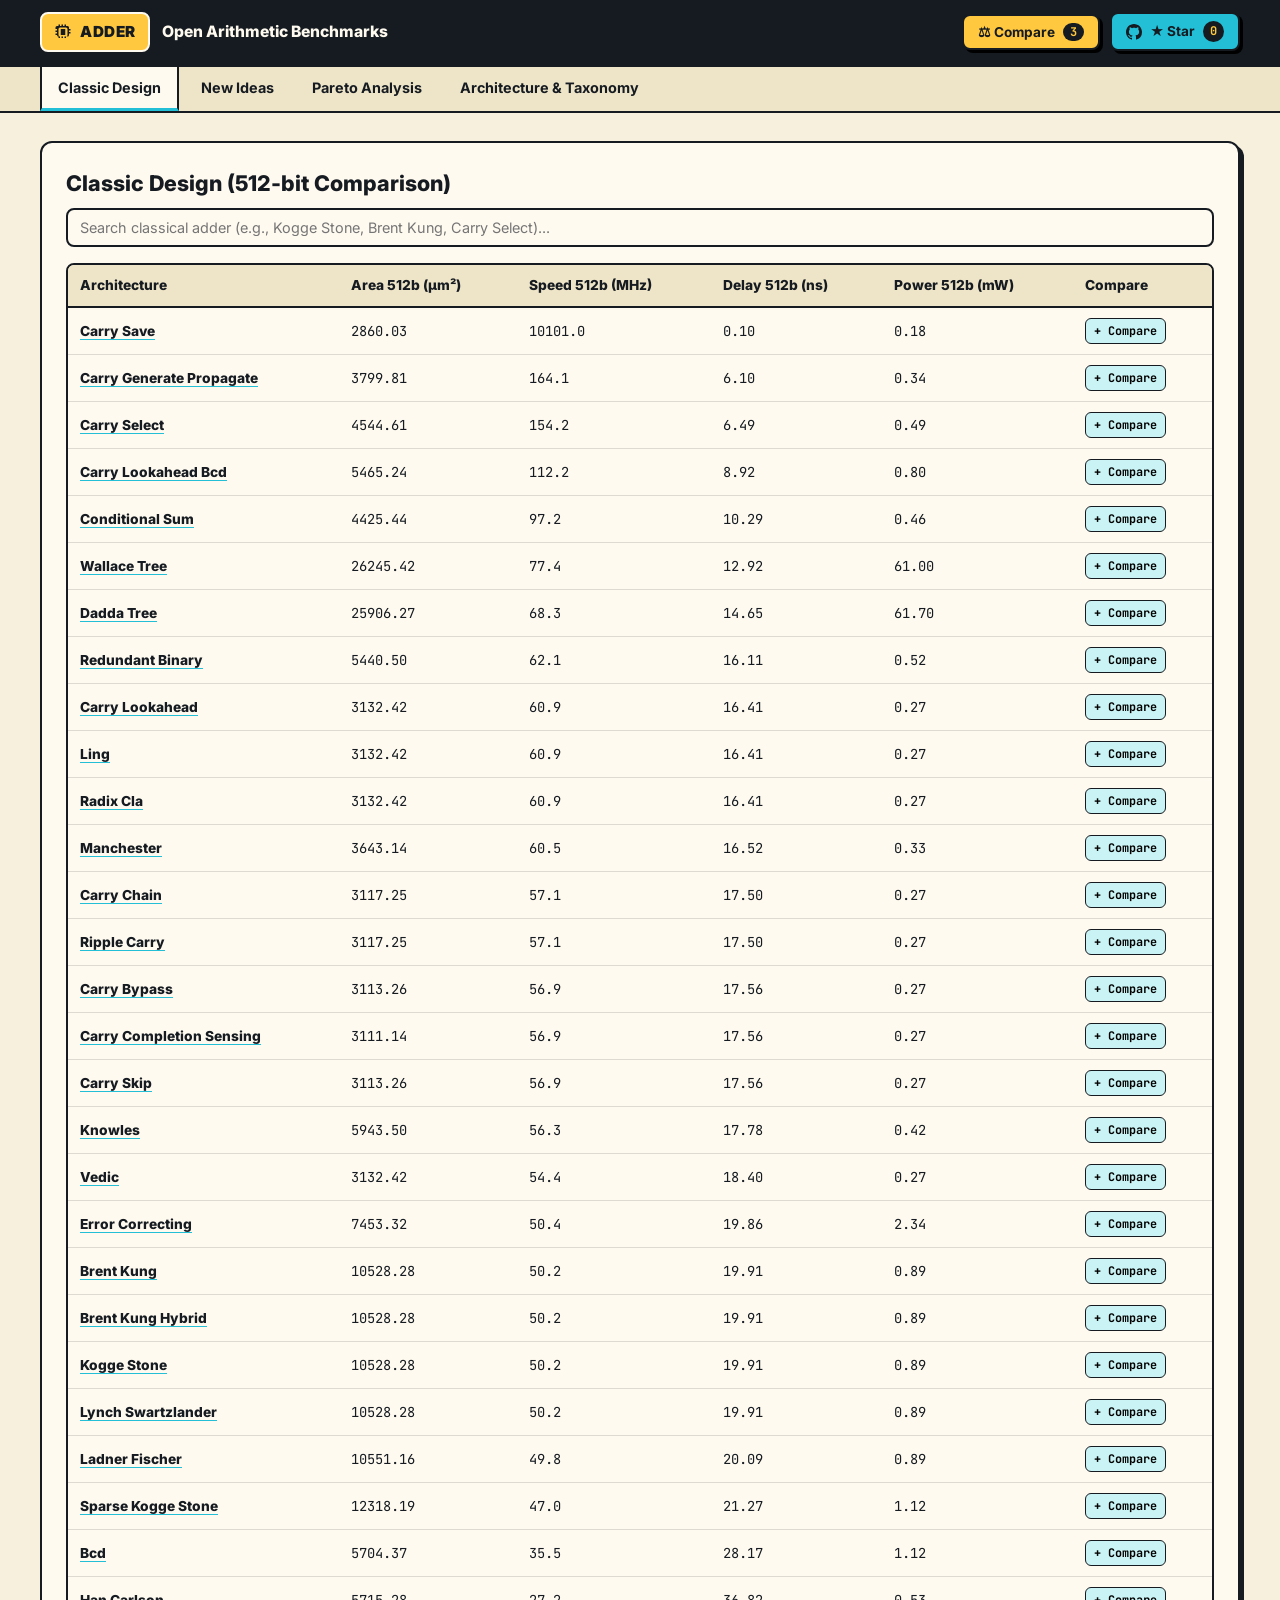
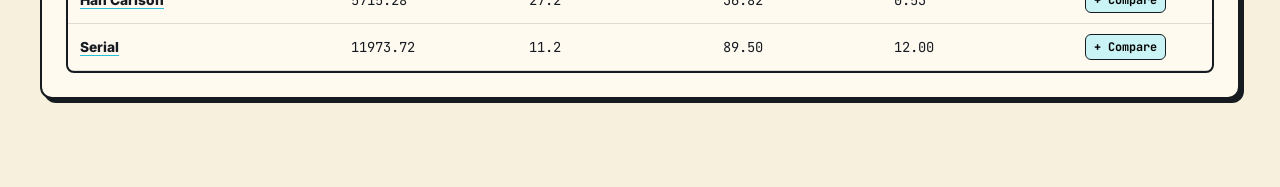
<file: index.html>
<!DOCTYPE html>
<html lang="en">
<head>
  <meta charset="utf-8">
  <meta name="viewport" content="width=device-width, initial-scale=1">
  <title>ADDER — Open Arithmetic Benchmark & 100-Idea Discovery Platform</title>
  <link rel="stylesheet" href="styles.css">
</head>
<body>
  <header class="site-header">
    <div class="header-inner">
      <a class="brand-group" href="#database">
        <div class="brand-badge">
          <svg viewBox="0 0 24 24"><path d="M6 2v2H4a2 2 0 0 0-2 2v2h2v2H2v2h2v2H2v2h2a2 2 0 0 0 2 2v2h2v-2h2v2h2v-2h2v2h2v-2h2a2 2 0 0 0 2-2v-2h2v-2h-2v-2h2v-2h-2V6a2 2 0 0 0-2-2h-2V2h-2v2h-2V2h-2v2H8V2H6m2 4h8a2 2 0 0 1 2 2v8a2 2 0 0 1-2 2H8a2 2 0 0 1-2-2V8a2 2 0 0 1 2-2m1 2v8h6V8H9z"/></svg>
          <span>ADDER</span>
        </div>
        <div class="brand-meta">
          <span class="brand-name">Open Arithmetic Benchmarks</span>
        </div>
      </a>
      <div class="header-actions">
        <button id="open-compare-btn" class="btn-neo btn-yellow" title="Compare up to 3 architectures (Keyboard: C)">
          <span>&#9878; Compare</span>
          <span id="compare-count-badge" class="badge-count">3</span>
        </button>
        <a class="btn-neo btn-cyan" href="https://github.com/SJTU-YONGFU-RESEARCH-GRP/adder-website" target="_blank" rel="noopener noreferrer" title="Star on GitHub" aria-label="Star on GitHub">
          <svg viewBox="0 0 16 16" width="16" height="16" fill="currentColor" aria-hidden="true"><path d="M8 0C3.58 0 0 3.58 0 8c0 3.54 2.29 6.53 5.47 7.59.4.07.55-.17.55-.38 0-.19-.01-.82-.01-1.49-2.01.37-2.53-.49-2.69-.94-.09-.23-.48-.94-.82-1.13-.28-.15-.68-.52-.01-.53.63-.01 1.08.58 1.23.82.72 1.21 1.87.87 2.33.66.07-.52.28-.87.51-1.07-1.78-.2-3.64-.89-3.64-3.95 0-.87.31-1.59.82-2.15-.08-.2-.36-1.02.08-2.12 0 0 .67-.21 2.2.82.64-.18 1.32-.27 2-.27.68 0 1.36.09 2 .27 1.53-1.04 2.2-.82 2.2-.82.44 1.1.16 1.92.08 2.12.51.56.82 1.27.82 2.15 0 3.07-1.87 3.75-3.65 3.95.29.25.54.73.54 1.48 0 1.07-.01 1.93-.01 2.2 0 .21.15.46.55.38A8.013 8.013 0 0016 8c0-4.42-3.58-8-8-8z"/></svg>
          <span>&#9733; Star</span>
          <span id="github-star-count" class="badge-count">0</span>
        </a>
      </div>
    </div>
  </header>

  <nav class="tabs-bar" aria-label="Primary Navigation">
    <div class="tabs-inner">
      <button class="tab-btn active" data-tab="database">Classic Design</button>
      <button class="tab-btn" data-tab="ideas">New Ideas</button>
      <button class="tab-btn" data-tab="benchmarking">Pareto Analysis</button>
      <button class="tab-btn" data-tab="taxonomy">Architecture &amp; Taxonomy</button>
    </div>
  </nav>

  <main class="container">
    <!-- CLASSICAL DATABASE -->
    <section id="tab-database" class="tab-panel active">
      <div class="section-card">
        <h2>Classic Design (512-bit Comparison)</h2>
        <div class="toolbar">
          <input id="db-search" class="search-input" type="text" placeholder="Search classical adder (e.g., Kogge Stone, Brent Kung, Carry Select)...">
        </div>
        <div class="table-wrap">
          <table id="db-table">
            <thead>
              <tr>
                <th data-sort="name">Architecture</th>
                <th data-sort="area_512">Area 512b (&mu;m&sup2;)</th>
                <th data-sort="freq_512_mhz">Speed 512b (MHz)</th>
                <th data-sort="delay_512_ns">Delay 512b (ns)</th>
                <th data-sort="power_512_mw">Power 512b (mW)</th>
                <th>Compare</th>
              </tr>
            </thead>
            <tbody></tbody>
          </table>
        </div>
      </div>
    </section>

    <!-- PARETO ANALYSIS -->
    <section id="tab-benchmarking" class="tab-panel">
      <div class="section-card">
        <div style="display:flex; justify-content:space-between; align-items:center; flex-wrap:wrap; gap:8px;">
          <h2 style="margin:0;">Pareto Analysis: Area vs. Delay (Nangate45 + OpenSTA 3.1.0)</h2>
          <span class="tag tag-yellow">Paper Fig. 4</span>
        </div>
        <p class="section-sub">
          Matched-flow 45nm Nangate45 synthesis &amp; OpenSTA across <strong>Classic Designs</strong> (8–512b), <strong>Discovered Ideas</strong> (8–256b), and <strong>Combined</strong>. Click any bubble to inspect its full details.
        </p>
        <div class="toolbar">
          <span style="font-weight:800; font-size:0.86rem;">Dataset:</span>
          <button class="filter-btn dataset-btn" data-dataset="classical">Classic Designs (29)</button>
          <button class="filter-btn dataset-btn active" data-dataset="ideas">New Ideas (100)</button>
          <button class="filter-btn dataset-btn" data-dataset="both">Combined (Nangate45)</button>
        </div>
        <div class="toolbar">
          <span style="font-weight:800; font-size:0.86rem;">PPA Axes:</span>
          <button class="filter-btn axis-btn active" data-axis="area_delay">Area vs. Delay</button>
          <button class="filter-btn axis-btn" data-axis="power_delay">Power vs. Delay</button>
          <button class="filter-btn axis-btn" data-axis="pdp_delay">Energy (PDP) vs. Delay</button>
          <button class="filter-btn axis-btn" data-axis="area_pdp">Area vs. Energy (PDP)</button>
        </div>
        <div class="toolbar" style="justify-content:space-between;">
          <div style="display:flex; flex-wrap:wrap; gap:8px; align-items:center;">
            <span style="font-weight:800; font-size:0.86rem;">Bit Width:</span>
            <button class="filter-btn width-btn" data-width="8">8-bit</button>
            <button class="filter-btn width-btn" data-width="16">16-bit</button>
            <button class="filter-btn width-btn" data-width="32">32-bit</button>
            <button class="filter-btn width-btn" data-width="64">64-bit</button>
            <button class="filter-btn width-btn" data-width="128">128-bit</button>
            <button class="filter-btn width-btn active" data-width="256">256-bit</button>
            <button class="filter-btn width-btn" data-width="512" style="display:none;">512-bit</button>
          </div>
          <div style="display:flex; flex-wrap:wrap; gap:6px; align-items:center;">
            <button id="pareto-only-btn" class="filter-btn" title="Show only Pareto-optimal designs on the frontier">Pareto-Optimal Only</button>
            <button id="pareto-focus-btn" class="filter-btn" title="Hide extreme high-area/power outliers to zoom into the main CPA cluster">Focus Main Cluster</button>
            <button class="btn-mini" onclick="setParetoZoom(paretoZoom - 0.25)">Zoom -</button>
            <span id="pareto-zoom-label" class="mono" style="font-size:0.78rem; min-width:44px; text-align:center;">100%</span>
            <button class="btn-mini" onclick="setParetoZoom(paretoZoom + 0.25)">Zoom +</button>
            <button class="btn-mini" onclick="setParetoZoom(1.0)">Reset</button>
            <button class="btn-mini" onclick="exportChartSvg('#pareto-chart svg', `adder_pareto_${selectedWidth}b_${selectedAxis}.svg`)">Export SVG</button>
          </div>
        </div>
        <div class="toolbar" style="justify-content:space-between;">
          <div style="display:flex; flex-wrap:wrap; gap:6px; align-items:center;">
            <span style="font-weight:800; font-size:0.82rem;">X Scale:</span>
            <button class="filter-btn x-scale-btn active" data-scale="linear">Linear</button>
            <button class="filter-btn x-scale-btn" data-scale="log">Log</button>
            <span style="font-weight:800; font-size:0.82rem; margin-left:8px;">Y Scale:</span>
            <button class="filter-btn y-scale-btn active" data-scale="linear">Linear</button>
            <button class="filter-btn y-scale-btn" data-scale="log">Log</button>
          </div>
          <div style="display:flex; flex-wrap:wrap; gap:12px; align-items:center;">
            <label style="font-size:0.8rem; font-weight:700; display:flex; align-items:center; gap:6px;">
              X Max (<span id="x-cap-lbl" class="mono">100%</span>)
              <input id="x-cap-slider" type="range" min="15" max="100" value="100" style="width:110px;">
            </label>
            <label style="font-size:0.8rem; font-weight:700; display:flex; align-items:center; gap:6px;">
              Y Max (<span id="y-cap-lbl" class="mono">100%</span>)
              <input id="y-cap-slider" type="range" min="15" max="100" value="100" style="width:110px;">
            </label>
          </div>
        </div>
        <div id="pareto-chart" class="chart-box" style="overflow:auto;"></div>
        <div class="chart-legend">
          <span><span class="legend-dot" style="background: var(--yellow);"></span>Pareto-Optimal (New Idea)</span>
          <span><span class="legend-dot" style="background: var(--lime);"></span>Pareto-Optimal (Classic Design)</span>
          <span><span class="legend-dot" style="background: var(--cyan);"></span>Non-Collapsed Policy Adders</span>
          <span><span class="legend-dot" style="background: var(--coral);"></span>ABC Equivalence-Collapsed</span>
          <span><span class="legend-dot" style="background: var(--purple);"></span>Classic Designs</span>
        </div>
        <div id="bubble-detail" class="champ-card" style="margin-top:16px; display:none;"></div>
      </div>

      <div class="section-card">
        <div style="display:flex; justify-content:space-between; align-items:center; flex-wrap:wrap; gap:8px;">
          <h2 style="margin:0;">Champion Width Scaling (8-bit to 256-bit OpenSTA Delay)</h2>
          <div style="display:flex; gap:8px; align-items:center;">
            <span class="tag tag-cyan">Paper Fig. 6</span>
            <button class="btn-mini" onclick="exportChartSvg('#scaling-chart svg', 'adder_champion_scaling.svg')">Export SVG</button>
          </div>
        </div>
        <p class="section-sub">Comparing delay scaling of Case Study 1 (<code>idea3</code>), Case Study 2 (<code>idea11</code>), and Case Study 3 (<code>idea93</code>).</p>
        <div id="scaling-chart" class="chart-box"></div>
      </div>
    </section>

    <!-- NEW IDEAS -->
    <section id="tab-ideas" class="tab-panel">
      <div class="section-card">
        <h2>New Ideas — Customizable Joint PPA + Novelty Leaderboard</h2>
        <p class="section-sub">
          Adjust the bit width and normalized weights below to explore how <strong>Novelty</strong>, <strong>Speed (1/Delay)</strong>, <strong>Area</strong>, and <strong>Power</strong> shift the ranking across all 100 ideas.
        </p>
        <div style="background:var(--paper); border:2px solid var(--ink); border-radius:10px; padding:14px 16px; margin-bottom:16px;">
          <div style="display:flex; flex-wrap:wrap; justify-content:space-between; align-items:center; gap:10px; margin-bottom:10px;">
            <div class="mono" style="font-size:0.84rem; font-weight:700; display:flex; flex-wrap:wrap; align-items:center; gap:4px;">
              <span>Joint =</span>
              <input id="n-nov" type="number" min="0" max="100" value="50" style="width:54px; padding:2px 4px; font-family:var(--font-mono); font-weight:800; border:1.5px solid var(--ink); border-radius:6px; background:var(--cream); text-align:center;">
              <span>(<span id="w-lbl-nov">50%</span>)&middot;Novelty +</span>
              <input id="n-delay" type="number" min="0" max="100" value="25" style="width:54px; padding:2px 4px; font-family:var(--font-mono); font-weight:800; border:1.5px solid var(--ink); border-radius:6px; background:var(--cream); text-align:center;">
              <span>(<span id="w-lbl-delay">25%</span>)&middot;Speed +</span>
              <input id="n-area" type="number" min="0" max="100" value="15" style="width:54px; padding:2px 4px; font-family:var(--font-mono); font-weight:800; border:1.5px solid var(--ink); border-radius:6px; background:var(--cream); text-align:center;">
              <span>(<span id="w-lbl-area">15%</span>)&middot;(1/Area) +</span>
              <input id="n-power" type="number" min="0" max="100" value="10" style="width:54px; padding:2px 4px; font-family:var(--font-mono); font-weight:800; border:1.5px solid var(--ink); border-radius:6px; background:var(--cream); text-align:center;">
              <span>(<span id="w-lbl-power">10%</span>)&middot;(1/Power)</span>
            </div>
            <div style="display:flex; flex-wrap:wrap; gap:6px;">
              <button class="btn-mini" onclick="setJointPreset(50,25,15,10)">Balanced (50/25/15/10)</button>
              <button class="btn-mini" onclick="setJointPreset(0,50,30,20)">Pure PPA (0/50/30/20)</button>
              <button class="btn-mini" onclick="setJointPreset(100,0,0,0)">Pure Novelty (100/0/0/0)</button>
              <button class="btn-mini" onclick="setJointPreset(25,15,30,30)">Low-Power Edge (25/15/30/30)</button>
            </div>
          </div>
          <div style="display:grid; grid-template-columns:repeat(auto-fit, minmax(180px, 1fr)); gap:12px;">
            <label style="font-size:0.82rem; font-weight:700;">Novelty (<span id="s-val-nov">50</span>)
              <input id="w-nov" type="range" min="0" max="100" value="50" style="width:100%;">
            </label>
            <label style="font-size:0.82rem; font-weight:700;">Speed / 1/Delay (<span id="s-val-delay">25</span>)
              <input id="w-delay" type="range" min="0" max="100" value="25" style="width:100%;">
            </label>
            <label style="font-size:0.82rem; font-weight:700;">Area Efficiency (<span id="s-val-area">15</span>)
              <input id="w-area" type="range" min="0" max="100" value="15" style="width:100%;">
            </label>
            <label style="font-size:0.82rem; font-weight:700;">Power Efficiency (<span id="s-val-power">10</span>)
              <input id="w-power" type="range" min="0" max="100" value="10" style="width:100%;">
            </label>
          </div>
        </div>
        <div class="toolbar">
          <span style="font-weight:800; font-size:0.84rem;">STA Width:</span>
          <button class="filter-btn ideas-width-btn" data-width="8">8b (100)</button>
          <button class="filter-btn ideas-width-btn" data-width="16">16b (100)</button>
          <button class="filter-btn ideas-width-btn" data-width="32">32b (100)</button>
          <button class="filter-btn ideas-width-btn" data-width="64">64b (100)</button>
          <button class="filter-btn ideas-width-btn" data-width="128">128b (100)</button>
          <button class="filter-btn ideas-width-btn active" data-width="256">256b (100)</button>
        </div>
        <div class="toolbar">
          <input id="ideas-search" class="search-input" type="text" placeholder="Search idea ID or name (e.g., idea3, Hysteresis, Entropy)...">
          <button class="filter-btn active" data-filter="all">All (100)</button>
          <button class="filter-btn" data-filter="novel">Novel</button>
          <button class="filter-btn" data-filter="pareto">Pareto</button>
          <button class="filter-btn" data-filter="noncollapsed">Non-Collapsed</button>
          <button class="filter-btn" data-filter="sta">Has STA @ Width</button>
        </div>
        <div class="table-wrap">
          <table id="ideas-table">
            <thead>
              <tr>
                <th data-sort="dyn_rank">Rank</th>
                <th data-sort="idea_id">Idea</th>
                <th data-sort="dyn_joint">Joint</th>
                <th data-sort="nov_score">Novelty</th>
                <th data-sort="dyn_ppa">PPA</th>
                <th data-sort="dyn_area">Area (&mu;m&sup2;)</th>
                <th data-sort="dyn_delay">Delay (ns)</th>
                <th data-sort="dyn_fmax">Fmax (MHz)</th>
                <th data-sort="dyn_power">Power (mW)</th>
                <th>Status</th>
                <th>Compare</th>
              </tr>
            </thead>
            <tbody></tbody>
          </table>
        </div>
      </div>

      <div class="section-card">
        <div style="display:flex; justify-content:space-between; align-items:center; flex-wrap:wrap; gap:8px;">
          <h2 style="margin:0;">Joint Preset Sensitivity &amp; Rank Trajectories</h2>
          <div style="display:flex; gap:8px; align-items:center;">
            <span class="tag tag-yellow">Paper Fig. 5</span>
            <button class="btn-mini" onclick="exportChartSvg('#preset-chart svg', `adder_joint_presets_${ideasWidth}b.svg`)">Export SVG</button>
          </div>
        </div>
        <p class="section-sub">How the three champions (<code>idea3</code>, <code>idea11</code>, <code>idea93</code>) and Pareto/novelty peers shift across the four weight presets at the selected bit width.</p>
        <div id="preset-chart" class="chart-box"></div>
      </div>
    </section>

    <!-- KEYWORD TAXONOMY -->
    <section id="tab-taxonomy" class="tab-panel">
      <div class="section-card">
        <div style="display:flex; justify-content:space-between; align-items:center; flex-wrap:wrap; gap:8px;">
          <h2 style="margin:0;">Common Policy-Driven Adder Architecture &amp; Keyword Taxonomy</h2>
          <div style="display:flex; gap:8px; align-items:center;">
            <span class="tag tag-cyan">Paper Fig. 2</span>
            <button class="btn-mini" onclick="exportChartSvg('#taxonomy-arch-svg', 'adder_policy_architecture.svg')">Export SVG</button>
          </div>
        </div>
        <p class="section-sub">How block-local features, stateful context, and deterministic control policies compose exact carry-evaluation paths.</p>
        <div class="chart-box" style="margin-bottom:20px; display:flex; justify-content:center;">
          <svg id="taxonomy-arch-svg" viewBox="0 0 860 270" style="width:100%; max-width:860px; height:auto;">
            <rect width="860" height="270" rx="10" fill="#fffaf0"/>
            <defs>
              <marker id="arr" markerWidth="8" markerHeight="8" refX="7" refY="4" orient="auto">
                <path d="M0,0 L8,4 L0,8 Z" fill="#151b20"/>
              </marker>
            </defs>
            <!-- Inputs -->
            <rect x="14" y="95" width="110" height="72" rx="10" fill="#c9f3f4" stroke="#151b20" stroke-width="2"/>
            <text x="69" y="124" text-anchor="middle" font-size="13" font-weight="800">Block Inputs</text>
            <text x="69" y="144" text-anchor="middle" font-size="11" font-family="JetBrains Mono">A_k, B_k, C_k</text>

            <!-- Bitwise P/G/K -->
            <rect x="162" y="95" width="128" height="72" rx="10" fill="#fff0b9" stroke="#151b20" stroke-width="2"/>
            <text x="226" y="122" text-anchor="middle" font-size="13" font-weight="800">Bitwise P / G / K</text>
            <text x="226" y="141" text-anchor="middle" font-size="10.5" font-family="JetBrains Mono">p=a^b, g=a&amp;b</text>
            <text x="226" y="156" text-anchor="middle" font-size="10.5" font-family="JetBrains Mono">k=~(a|b)</text>

            <!-- Block-Local Features -->
            <rect x="328" y="20" width="170" height="82" rx="10" fill="#fff0b9" stroke="#151b20" stroke-width="2"/>
            <text x="413" y="44" text-anchor="middle" font-size="12.5" font-weight="800">Block-Local Features</text>
            <text x="413" y="63" text-anchor="middle" font-size="10.5" font-family="JetBrains Mono">popcount, imbalance</text>
            <text x="413" y="79" text-anchor="middle" font-size="10.5" font-family="JetBrains Mono">entropy, transition</text>
            <text x="413" y="94" text-anchor="middle" font-size="10.5" font-family="JetBrains Mono">run-length, gradient</text>

            <!-- Stateful Context -->
            <rect x="328" y="162" width="170" height="82" rx="10" fill="#e2dfff" stroke="#151b20" stroke-width="2"/>
            <text x="413" y="186" text-anchor="middle" font-size="12.5" font-weight="800">Stateful &amp; Temporal</text>
            <text x="413" y="205" text-anchor="middle" font-size="10.5" font-family="JetBrains Mono">hysteresis, streak</text>
            <text x="413" y="221" text-anchor="middle" font-size="10.5" font-family="JetBrains Mono">momentum, inertia</text>
            <text x="413" y="236" text-anchor="middle" font-size="10.5" font-family="JetBrains Mono">saturation / leak</text>

            <!-- Control & Selection -->
            <rect x="536" y="88" width="150" height="86" rx="10" fill="#ffc83e" stroke="#151b20" stroke-width="2"/>
            <text x="611" y="114" text-anchor="middle" font-size="13" font-weight="800">Control Policy</text>
            <text x="611" y="133" text-anchor="middle" font-size="10.5" font-family="JetBrains Mono">threshold, margin</text>
            <text x="611" y="149" text-anchor="middle" font-size="10.5" font-family="JetBrains Mono">quorum, consensus</text>
            <text x="611" y="164" text-anchor="middle" font-size="10.5" font-family="JetBrains Mono">gating / routing</text>

            <!-- Exact Carry Paths & Output -->
            <rect x="722" y="72" width="124" height="118" rx="10" fill="#e7f4c8" stroke="#151b20" stroke-width="2"/>
            <text x="784" y="96" text-anchor="middle" font-size="12.5" font-weight="800">Exact Paths</text>
            <text x="784" y="115" text-anchor="middle" font-size="10.5" font-family="JetBrains Mono">Bypass / Skip</text>
            <text x="784" y="131" text-anchor="middle" font-size="10.5" font-family="JetBrains Mono">Carry-Select</text>
            <text x="784" y="147" text-anchor="middle" font-size="10.5" font-family="JetBrains Mono">Ripple / Inc</text>
            <text x="784" y="172" text-anchor="middle" font-size="12" font-weight="800">S_k, C_{k+1}</text>

            <!-- Arrows -->
            <line x1="124" y1="131" x2="156" y2="131" stroke="#151b20" stroke-width="2" marker-end="url(#arr)"/>
            <path d="M290,118 L322,64" fill="none" stroke="#151b20" stroke-width="2" marker-end="url(#arr)"/>
            <path d="M290,144 L322,200" fill="none" stroke="#151b20" stroke-width="2" marker-end="url(#arr)"/>
            <path d="M498,64 L532,114" fill="none" stroke="#151b20" stroke-width="2" marker-end="url(#arr)"/>
            <path d="M498,200 L532,148" fill="none" stroke="#151b20" stroke-width="2" marker-end="url(#arr)"/>
            <line x1="686" y1="131" x2="716" y2="131" stroke="#151b20" stroke-width="2" marker-end="url(#arr)"/>
          </svg>
        </div>
        <div id="kw-grid" class="kw-grid"></div>
      </div>
    </section>
  </main>

  <!-- COMPARE MATRIX MODAL -->
  <div id="compare-modal" class="modal-backdrop" aria-hidden="true">
    <div class="modal-card">
      <div class="modal-head">
        <h2 style="margin:0;">Interactive Architecture Comparison Matrix</h2>
        <div style="display:flex; gap:8px;">
          <button class="btn-mini" onclick="applyPreset(['idea3','idea11','idea93'])">Top Champions</button>
          <button class="btn-mini" onclick="applyPreset(['idea3','idea23','idea11'])">Pareto Top-3</button>
          <button class="btn-mini" onclick="applyPreset(['db_kogge_stone','db_brent_kung','db_han_carlson'])">Classical Prefix</button>
          <button id="close-compare-btn" class="btn-neo">Close</button>
        </div>
      </div>
      <div class="compare-selectors">
        <select id="cmp-sel-0" class="compare-select"></select>
        <select id="cmp-sel-1" class="compare-select"></select>
        <select id="cmp-sel-2" class="compare-select"></select>
      </div>
      <div class="table-wrap">
        <table id="compare-table">
          <thead></thead>
          <tbody></tbody>
        </table>
      </div>
    </div>
  </div>

  <script src="app.js"></script>
</body>
</html>
</file>
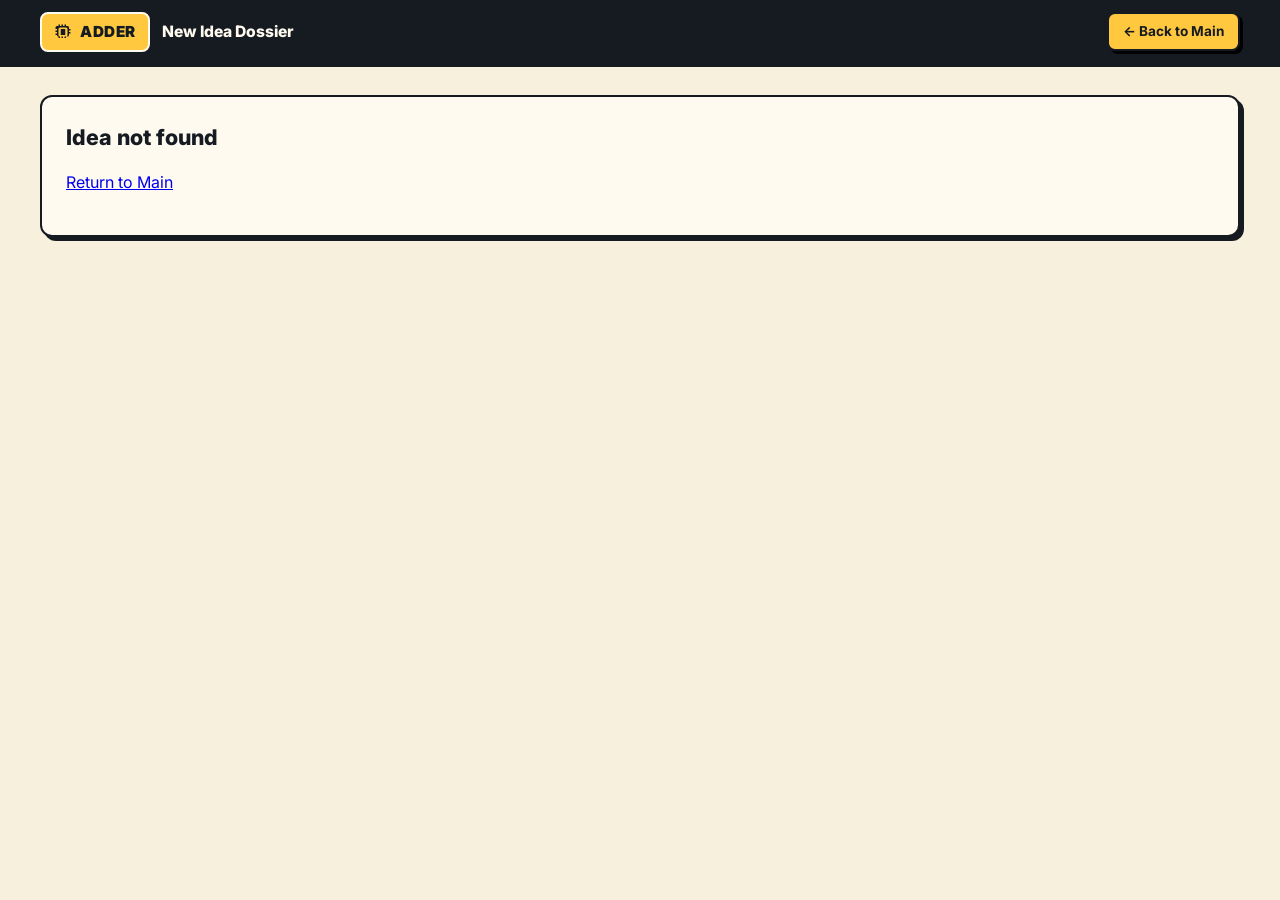
<file: idea.html>
<!DOCTYPE html>
<html lang="en">
<head>
  <meta charset="utf-8">
  <meta name="viewport" content="width=device-width, initial-scale=1">
  <title>New Idea Dossier — ADDER</title>
  <link rel="stylesheet" href="styles.css">
  <script src="rtl-viewer.js"></script>
  <style>
    .plots-grid {
      display: grid;
      grid-template-columns: repeat(auto-fit, minmax(340px, 1fr));
      gap: 16px;
    }
    .md-block p { margin: 0 0 10px; }
    .md-block ul { margin: 0 0 10px; padding-left: 20px; display: flex; flex-direction: column; gap: 6px; }
  </style>
</head>
<body>
  <header class="site-header">
    <div class="header-inner">
      <a class="brand-group" href="index.html">
        <div class="brand-badge">
          <svg viewBox="0 0 24 24"><path d="M6 2v2H4a2 2 0 0 0-2 2v2h2v2H2v2h2v2H2v2h2a2 2 0 0 0 2 2v2h2v-2h2v2h2v-2h2v2h2v-2h2a2 2 0 0 0 2-2v-2h2v-2h-2v-2h2v-2h-2V6a2 2 0 0 0-2-2h-2V2h-2v2h-2V2h-2v2H8V2H6m2 4h8a2 2 0 0 1 2 2v8a2 2 0 0 1-2 2H8a2 2 0 0 1-2-2V8a2 2 0 0 1 2-2m1 2v8h6V8H9z"/></svg>
          <span>ADDER</span>
        </div>
        <div class="brand-meta">
          <span class="brand-name">New Idea Dossier</span>
        </div>
      </a>
      <div class="header-actions">
        <a class="btn-neo btn-yellow" href="index.html#ideas">&larr; Back to Main</a>
      </div>
    </div>
  </header>

  <main class="container">
    <div id="idea-content">
      <div class="section-card"><p>Loading idea details…</p></div>
    </div>
  </main>

  <script>
    function esc(s) {
      return String(s).replace(/&/g,'&amp;').replace(/</g,'&lt;').replace(/>/g,'&gt;');
    }

    function mdInline(s) {
      return esc(s)
        .replace(/\*\*([^*]+)\*\*/g, '<strong>$1</strong>')
        .replace(/`([^`]+)`/g, '<code>$1</code>');
    }

    function renderMdBlock(text) {
      if (!text) return '<p>—</p>';
      const lines = text.split('\n');
      let html = '';
      let inList = false;
      for (const raw of lines) {
        const line = raw.trim();
        if (!line) {
          if (inList) { html += '</ul>'; inList = false; }
          continue;
        }
        if (line.startsWith('- ')) {
          if (!inList) { html += '<ul>'; inList = true; }
          html += `<li>${mdInline(line.slice(2))}</li>`;
        } else {
          if (inList) { html += '</ul>'; inList = false; }
          html += `<p>${mdInline(line)}</p>`;
        }
      }
      if (inList) html += '</ul>';
      return html;
    }

    function buildScalingPlot(scaling, key, title, unit, color) {
      if (!scaling || scaling.length < 2) return '<p>No scaling data.</p>';
      const w = 460, h = 240, padL = 62, padR = 20, padT = 22, padB = 38;
      const maxVal = Math.max(...scaling.map(s => s[key])) * 1.1 || 1;
      const sx = i => padL + (i / (scaling.length - 1)) * (w - padL - padR);
      const sy = v => h - padB - (v / maxVal) * (h - padT - padB);

      const poly = scaling.map((s, i) => `${sx(i).toFixed(1)},${sy(s[key]).toFixed(1)}`).join(' ');
      const dots = scaling.map((s, i) => `
        <circle cx="${sx(i).toFixed(1)}" cy="${sy(s[key]).toFixed(1)}" r="4.5" fill="${color}" stroke="#151b20" stroke-width="1.6">
          <title>${s.width}-bit: ${s[key]} ${unit}</title>
        </circle>
        <text x="${sx(i).toFixed(1)}" y="${h - padB + 16}" text-anchor="middle" font-size="10" font-family="JetBrains Mono">${s.width}</text>
      `).join('');

      const yTicks = [0, 0.5, 1.0].map(f => {
        const val = maxVal * f;
        const y = sy(val);
        const label = val >= 1000 ? `${(val/1000).toFixed(1)}k` : (val < 1 ? val.toFixed(3) : val.toFixed(1));
        return `
          <line x1="${padL}" y1="${y.toFixed(1)}" x2="${w - padR}" y2="${y.toFixed(1)}" stroke="rgba(21,27,32,0.12)" stroke-dasharray="3,3"/>
          <text x="${padL - 8}" y="${(y + 4).toFixed(1)}" text-anchor="end" font-size="10" font-family="JetBrains Mono">${label}</text>
        `;
      }).join('');

      return `
        <div style="font-weight:800; font-size:0.9rem; margin-bottom:6px;">${title} (${unit})</div>
        <svg viewBox="0 0 ${w} ${h}" style="width:100%; height:auto;">
          ${yTicks}
          <line x1="${padL}" y1="${h - padB}" x2="${w - padR}" y2="${h - padB}" stroke="#151b20" stroke-width="2"/>
          <line x1="${padL}" y1="${padT}" x2="${padL}" y2="${h - padB}" stroke="#151b20" stroke-width="2"/>
          <polyline points="${poly}" fill="none" stroke="${color}" stroke-width="3"/>
          ${dots}
          <text x="${(w + padL - padR)/2}" y="${h - 4}" text-anchor="middle" font-size="11" font-weight="700">Bit Width (N)</text>
        </svg>
      `;
    }

    async function loadIdea() {
      const slug = new URLSearchParams(window.location.search).get('slug');
      const res = await fetch('data.json');
      const data = await res.json();
      const d = data.ideas.find(i => i.slug === slug);
      const root = document.getElementById('idea-content');
      if (!d) {
        root.innerHTML = '<div class="section-card"><h2>Idea not found</h2><p><a href="index.html">Return to Main</a></p></div>';
        return;
      }
      document.title = `${d.slug.toUpperCase()}: ${d.name} — ADDER`;

      const sc = d.sta_scaling || [];
      const topPt = sc.length ? sc[sc.length - 1] : null;
      const wLabel = topPt ? `${topPt.width}-bit` : '256-bit';

      const scalingRows = sc.map(s => `
        <tr>
          <td class="mono">${s.width}-bit</td>
          <td class="mono">${s.area.toFixed(2)}</td>
          <td class="mono">${s.delay.toFixed(4)}</td>
          <td class="mono">${s.fmax.toFixed(2)}</td>
          <td class="mono">${s.power.toFixed(4)}</td>
          <td class="mono">${(s.power * s.delay).toFixed(4)}</td>
        </tr>
      `).join('');

      const badges = [
        `<span class="pill ${d.decision === 'novel' ? 'pill-novel' : 'pill-inc'}">${d.decision} (${d.nov_score.toFixed(3)}/5)</span>`,
        `<span class="pill">Joint #${d.joint_rank} (${d.joint_score.toFixed(4)})</span>`,
        d.pareto_256 ? '<span class="pill pill-pareto">Pareto-Optimal @ 256b</span>' : '',
        d.collapsed_cla ? '<span class="pill pill-collapsed">ABC Equivalence-Collapsed</span>' : '<span class="pill" style="background:var(--cyan-soft);">Non-Collapsed</span>'
      ].filter(Boolean).join(' ');

      root.innerHTML = `
        <div class="hero" style="padding:24px 28px;">
          <div style="display:flex; flex-wrap:wrap; gap:8px; margin-bottom:10px;">${badges}</div>
          <h1>${esc(d.slug.toUpperCase())}: ${esc(d.name)}</h1>
          ${d.title_sub ? `<p style="font-family:var(--font-mono); font-size:0.88rem; font-weight:700; color:var(--teal); margin-bottom:12px;">${esc(d.title_sub)}</p>` : ''}
          <div style="background:var(--paper); border:2px solid var(--ink); border-radius:10px; padding:14px 16px;">
            <div style="font-weight:800; font-size:0.86rem; text-transform:uppercase; letter-spacing:0.04em; margin-bottom:6px;">Purpose &amp; Problem It Solves</div>
            <div class="md-block">${renderMdBlock(d.purpose || d.abstract || '')}</div>
          </div>
        </div>

        <div class="kpi-grid">
          <div class="kpi-card accent-cyan">
            <div class="kpi-val">${topPt ? topPt.area.toFixed(1) : '—'}</div>
            <div class="kpi-label">${wLabel} Area (&mu;m&sup2;)</div>
          </div>
          <div class="kpi-card accent-yellow">
            <div class="kpi-val">${topPt ? topPt.fmax.toFixed(1) : '—'}</div>
            <div class="kpi-label">${wLabel} Speed (MHz)</div>
          </div>
          <div class="kpi-card accent-lime">
            <div class="kpi-val">${topPt ? topPt.delay.toFixed(3) : '—'}</div>
            <div class="kpi-label">${wLabel} Delay (ns)</div>
          </div>
          <div class="kpi-card accent-purple">
            <div class="kpi-val">${topPt ? topPt.power.toFixed(4) : '—'}</div>
            <div class="kpi-label">${wLabel} Power (mW)</div>
          </div>
        </div>

        <div class="section-card">
          <h2>Motivation &amp; Core Policy Formulation</h2>
          <div class="md-block">${renderMdBlock(d.motivation)}</div>
          <hr style="border:none; border-top:1px solid rgba(21,27,32,0.16); margin:14px 0;">
          <div class="md-block">${renderMdBlock(d.core_idea)}</div>
        </div>

        <div class="section-card">
          <h2>Nangate45 + OpenSTA Width Scaling</h2>
          <div class="plots-grid" style="margin-bottom:18px;">
            <div class="chart-box">${buildScalingPlot(sc, 'area', 'Area Scaling vs. Width', 'um^2', '#22bfd7')}</div>
            <div class="chart-box">${buildScalingPlot(sc, 'delay', 'Delay Scaling vs. Width', 'ns', '#f38469')}</div>
          </div>
          <div class="table-wrap">
            <table>
              <thead>
                <tr>
                  <th>Width</th>
                  <th>Area (&mu;m&sup2;)</th>
                  <th>Delay (ns)</th>
                  <th>Frequency (MHz)</th>
                  <th>Power (mW)</th>
                  <th>PDP (pJ)</th>
                </tr>
              </thead>
              <tbody>${scalingRows || '<tr><td colspan="6">No OpenSTA scaling data.</td></tr>'}</tbody>
            </table>
          </div>
        </div>
        <div class="section-card" id="rtl-section">
          <h2>RTL Source Code (Verilog)</h2>
          <p class="section-sub" style="margin-bottom:0;">Loading RTL source…</p>
        </div>
      `;

      renderRtlSection('rtl-section', d.slug);
    }

    loadIdea();
  </script>
</body>
</html>
</file>
<file: styles.css>
@import url('https://fonts.googleapis.com/css2?family=Inter:wght@400;500;600;700;800;900&family=JetBrains+Mono:wght@400;500;600;700&display=swap');

:root {
  --ink: #151b20;
  --ink-light: #242c33;
  --paper: #f6f0dc;
  --paper-deep: #eee4c8;
  --cream: #fffaf0;
  --cyan: #22bfd7;
  --cyan-soft: #c9f3f4;
  --teal: #0d9488;
  --teal-soft: #ccfbf1;
  --lime: #b7df69;
  --lime-soft: #e7f4c8;
  --yellow: #ffc83e;
  --yellow-soft: #fff0b9;
  --coral: #f38469;
  --coral-soft: #ffd8ce;
  --purple: #8275e8;
  --purple-soft: #e2dfff;
  --border-ink: 2px solid var(--ink);
  --hard-shadow: 4px 4px 0px var(--ink);
  --hard-shadow-lg: 6px 6px 0px var(--ink);
  --radius-lg: 20px;
  --radius-md: 12px;
  --radius-sm: 8px;
  --font-sans: 'Inter', -apple-system, BlinkMacSystemFont, "Segoe UI", Roboto, sans-serif;
  --font-mono: 'JetBrains Mono', SFMono-Regular, Menlo, Monaco, Consolas, monospace;
}

* { box-sizing: border-box; }

body {
  margin: 0;
  background: var(--paper);
  color: var(--ink);
  font-family: var(--font-sans);
  line-height: 1.55;
}

code, pre, .mono { font-family: var(--font-mono); }

/* Header Bar */
.site-header {
  background: var(--ink);
  color: var(--cream);
  border-bottom: 3px solid var(--ink);
  position: sticky;
  top: 0;
  z-index: 50;
}

.header-inner {
  max-width: 1240px;
  margin: 0 auto;
  padding: 12px 20px;
  display: flex;
  align-items: center;
  justify-content: space-between;
  gap: 16px;
}

.brand-group {
  display: flex;
  align-items: center;
  gap: 12px;
  text-decoration: none;
  color: inherit;
}

.brand-badge {
  display: inline-flex;
  align-items: center;
  gap: 8px;
  background: var(--yellow);
  color: var(--ink);
  font-weight: 900;
  font-size: 0.95rem;
  letter-spacing: 0.04em;
  padding: 6px 12px;
  border: 2px solid var(--cream);
  border-radius: var(--radius-sm);
}

.brand-badge svg { width: 18px; height: 18px; fill: currentColor; }

.brand-meta { display: flex; flex-direction: column; }
.brand-name { font-weight: 800; font-size: 0.98rem; line-height: 1.15; }
.brand-sub { font-size: 0.75rem; color: rgba(255, 250, 240, 0.75); }

.header-actions { display: flex; align-items: center; gap: 10px; }

.btn-neo {
  display: inline-flex;
  align-items: center;
  gap: 8px;
  font-family: var(--font-sans);
  font-weight: 700;
  font-size: 0.85rem;
  padding: 7px 14px;
  border: var(--border-ink);
  border-radius: var(--radius-sm);
  background: var(--cream);
  color: var(--ink);
  cursor: pointer;
  text-decoration: none;
  box-shadow: 3px 3px 0px #000;
  transition: transform 0.1s ease, box-shadow 0.1s ease;
}

.btn-neo:hover { transform: translate(-1px, -1px); box-shadow: 4px 4px 0px #000; }
.btn-neo:active { transform: translate(1px, 1px); box-shadow: 1px 1px 0px #000; }
.btn-cyan { background: var(--cyan); }
.btn-yellow { background: var(--yellow); }
.btn-lime { background: var(--lime); }

.badge-count {
  background: var(--ink);
  color: var(--yellow);
  font-family: var(--font-mono);
  font-size: 0.75rem;
  padding: 1px 7px;
  border-radius: 999px;
}

/* Navigation Tabs */
.tabs-bar {
  background: var(--paper-deep);
  border-bottom: var(--border-ink);
}

.tabs-inner {
  max-width: 1240px;
  margin: 0 auto;
  padding: 0 20px;
  display: flex;
  gap: 6px;
  overflow-x: auto;
}

.tab-btn {
  background: transparent;
  border: none;
  border-bottom: 3px solid transparent;
  padding: 12px 16px;
  font-family: var(--font-sans);
  font-weight: 700;
  font-size: 0.9rem;
  color: var(--ink);
  cursor: pointer;
  white-space: nowrap;
}

.tab-btn:hover { background: rgba(21, 27, 32, 0.06); }
.tab-btn.active {
  background: var(--cream);
  border-bottom: 3px solid var(--cyan);
  border-left: 2px solid var(--ink);
  border-right: 2px solid var(--ink);
}

/* Main Container */
.container {
  max-width: 1240px;
  margin: 0 auto;
  padding: 28px 20px 64px;
}

.tab-panel { display: none; }
.tab-panel.active { display: block; }

/* Hero */
.hero {
  background: var(--cream);
  border: var(--border-ink);
  border-radius: var(--radius-lg);
  box-shadow: var(--hard-shadow-lg);
  padding: 32px;
  margin-bottom: 28px;
}

.hero h1 {
  margin: 0 0 12px;
  font-size: clamp(1.75rem, 3.2vw, 2.5rem);
  font-weight: 900;
  line-height: 1.15;
  letter-spacing: -0.02em;
}

.highlight {
  background: var(--yellow);
  padding: 2px 8px;
  border: 2px solid var(--ink);
  border-radius: 6px;
  display: inline-block;
}

.hero p {
  max-width: 78ch;
  margin: 0 0 20px;
  font-size: 1.02rem;
  color: var(--ink-light);
}

.hero-actions { display: flex; flex-wrap: wrap; gap: 12px; }

/* Grid & Cards */
.kpi-grid {
  display: grid;
  grid-template-columns: repeat(auto-fit, minmax(220px, 1fr));
  gap: 16px;
  margin-bottom: 28px;
}

.kpi-card {
  background: var(--cream);
  border: var(--border-ink);
  border-radius: var(--radius-md);
  box-shadow: var(--hard-shadow);
  padding: 18px 20px;
}

.kpi-card.accent-yellow { background: var(--yellow-soft); }
.kpi-card.accent-cyan { background: var(--cyan-soft); }
.kpi-card.accent-lime { background: var(--lime-soft); }
.kpi-card.accent-purple { background: var(--purple-soft); }

.kpi-val {
  font-family: var(--font-mono);
  font-size: 2rem;
  font-weight: 800;
  line-height: 1.1;
}

.kpi-label { font-weight: 700; font-size: 0.92rem; margin-top: 6px; }
.kpi-sub { font-size: 0.8rem; color: rgba(21, 27, 32, 0.72); margin-top: 2px; }

.section-card {
  background: var(--cream);
  border: var(--border-ink);
  border-radius: var(--radius-md);
  box-shadow: var(--hard-shadow);
  padding: 24px;
  margin-bottom: 24px;
}

.section-card h2 {
  margin: 0 0 8px;
  font-size: 1.35rem;
  font-weight: 800;
}

.section-sub {
  margin: 0 0 18px;
  font-size: 0.92rem;
  color: rgba(21, 27, 32, 0.78);
}

.champ-grid {
  display: grid;
  grid-template-columns: repeat(auto-fit, minmax(300px, 1fr));
  gap: 16px;
}

.champ-card {
  background: var(--paper);
  border: var(--border-ink);
  border-radius: var(--radius-md);
  padding: 18px;
  display: flex;
  flex-direction: column;
  justify-content: space-between;
  gap: 12px;
}

.pill {
  display: inline-block;
  font-family: var(--font-mono);
  font-size: 0.72rem;
  font-weight: 700;
  padding: 2px 8px;
  border: 1.5px solid var(--ink);
  border-radius: 999px;
  background: var(--cream);
}

.pill-novel { background: var(--lime); }
.pill-pareto { background: var(--yellow); }
.pill-collapsed { background: var(--coral-soft); }
.pill-inc { background: var(--cyan-soft); }

/* Controls & Tables */
.toolbar {
  display: flex;
  flex-wrap: wrap;
  gap: 10px;
  align-items: center;
  margin-bottom: 16px;
}

.search-input {
  flex: 1;
  min-width: 220px;
  padding: 9px 12px;
  font-family: var(--font-sans);
  font-size: 0.9rem;
  border: var(--border-ink);
  border-radius: var(--radius-sm);
  background: var(--cream);
}

.filter-btn {
  padding: 7px 12px;
  font-family: var(--font-sans);
  font-weight: 700;
  font-size: 0.82rem;
  border: var(--border-ink);
  border-radius: var(--radius-sm);
  background: var(--paper);
  cursor: pointer;
}

.filter-btn.active { background: var(--yellow); }

.table-wrap {
  overflow-x: auto;
  border: var(--border-ink);
  border-radius: var(--radius-sm);
  background: var(--cream);
}

table {
  width: 100%;
  border-collapse: collapse;
  font-size: 0.86rem;
}

th, td {
  padding: 10px 12px;
  border-bottom: 1px solid rgba(21, 27, 32, 0.14);
  text-align: left;
  white-space: nowrap;
}

th {
  background: var(--paper-deep);
  font-weight: 800;
  border-bottom: var(--border-ink);
  cursor: pointer;
  user-select: none;
}

tr:hover td { background: var(--yellow-soft); }

.btn-mini {
  font-family: var(--font-mono);
  font-size: 0.74rem;
  font-weight: 700;
  padding: 4px 8px;
  border: 1.5px solid var(--ink);
  border-radius: 6px;
  background: var(--cyan-soft);
  cursor: pointer;
}

.btn-mini.added { background: var(--lime); }

/* Charts */
.chart-box {
  background: var(--cream);
  border: var(--border-ink);
  border-radius: var(--radius-sm);
  padding: 16px;
  overflow-x: auto;
}

.chart-legend {
  display: flex;
  flex-wrap: wrap;
  gap: 16px;
  font-size: 0.82rem;
  margin-top: 10px;
}

.legend-dot {
  display: inline-block;
  width: 11px;
  height: 11px;
  border: 1.5px solid var(--ink);
  border-radius: 50%;
  margin-right: 5px;
  vertical-align: middle;
}

/* Keywords */
.kw-grid {
  display: grid;
  grid-template-columns: repeat(auto-fit, minmax(280px, 1fr));
  gap: 16px;
}

.kw-card {
  background: var(--paper);
  border: var(--border-ink);
  border-radius: var(--radius-md);
  padding: 16px;
  min-width: 0;
  overflow-wrap: anywhere;
}

.kw-bar-row { margin-bottom: 10px; }
.kw-bar-label {
  display: flex;
  justify-content: space-between;
  font-size: 0.82rem;
  font-weight: 700;
  margin-bottom: 3px;
}

.kw-bar-track {
  height: 10px;
  background: var(--cream);
  border: 1.5px solid var(--ink);
  border-radius: 999px;
  overflow: hidden;
}

.kw-bar-fill {
  height: 100%;
  background: var(--cyan);
}

/* Compare Modal */
.modal-backdrop {
  position: fixed;
  inset: 0;
  background: rgba(21, 27, 32, 0.68);
  display: none;
  align-items: center;
  justify-content: center;
  padding: 20px;
  z-index: 100;
}

.modal-backdrop.open { display: flex; }

.modal-card {
  background: var(--cream);
  border: 3px solid var(--ink);
  border-radius: var(--radius-lg);
  box-shadow: var(--hard-shadow-lg);
  width: min(1040px, 100%);
  max-height: 90vh;
  overflow-y: auto;
  padding: 24px;
}

.modal-head {
  display: flex;
  justify-content: space-between;
  align-items: center;
  gap: 12px;
  margin-bottom: 16px;
}

.compare-selectors {
  display: grid;
  grid-template-columns: repeat(auto-fit, minmax(220px, 1fr));
  gap: 10px;
  margin-bottom: 16px;
}

.compare-select {
  width: 100%;
  padding: 8px 10px;
  font-family: var(--font-sans);
  font-weight: 600;
  border: var(--border-ink);
  border-radius: var(--radius-sm);
  background: var(--paper);
}

#ideas-table td:nth-child(2) {
  white-space: normal;
  min-width: 220px;
}

/* RTL Code Viewer */
.rtl-header {
  display: flex;
  flex-wrap: wrap;
  justify-content: space-between;
  align-items: flex-start;
  gap: 12px;
  margin-bottom: 14px;
}

.rtl-meta {
  display: flex;
  flex-wrap: wrap;
  gap: 8px;
  margin-top: 6px;
}

.rtl-actions {
  display: flex;
  flex-wrap: wrap;
  gap: 8px;
  align-items: center;
}

.rtl-viewer {
  background: var(--ink);
  color: #f8f5eb;
  border: var(--border-ink);
  border-radius: var(--radius-sm);
  overflow: auto;
  padding: 12px 0;
}

.rtl-viewer.collapsed {
  max-height: 520px;
}

.rtl-pre {
  margin: 0;
  font-family: var(--font-mono);
  font-size: 0.82rem;
  line-height: 1.55;
  tab-size: 2;
}

.rtl-line {
  display: flex;
  padding: 0 14px;
}

.rtl-line:hover {
  background: rgba(255, 255, 255, 0.06);
}

.rtl-ln {
  user-select: none;
  min-width: 42px;
  padding-right: 14px;
  text-align: right;
  color: rgba(248, 245, 235, 0.42);
  flex-shrink: 0;
}

.rtl-code {
  white-space: pre;
}

.rtl-tok-kw { color: #ffc83e; font-weight: 700; }
.rtl-tok-comment { color: #8da2b5; font-style: italic; }
.rtl-tok-num { color: #22bfd7; }
.rtl-tok-str { color: #b7df69; }
.rtl-tok-pre { color: #f38469; font-weight: 700; }

@media (max-width: 640px) {
  .header-inner { flex-wrap: wrap; padding: 10px 14px; }
  .brand-meta { display: none; }
  .container { padding: 16px 12px 48px; }
  .section-card { padding: 16px; }
  .modal-head { flex-wrap: wrap; }
}
</file>
